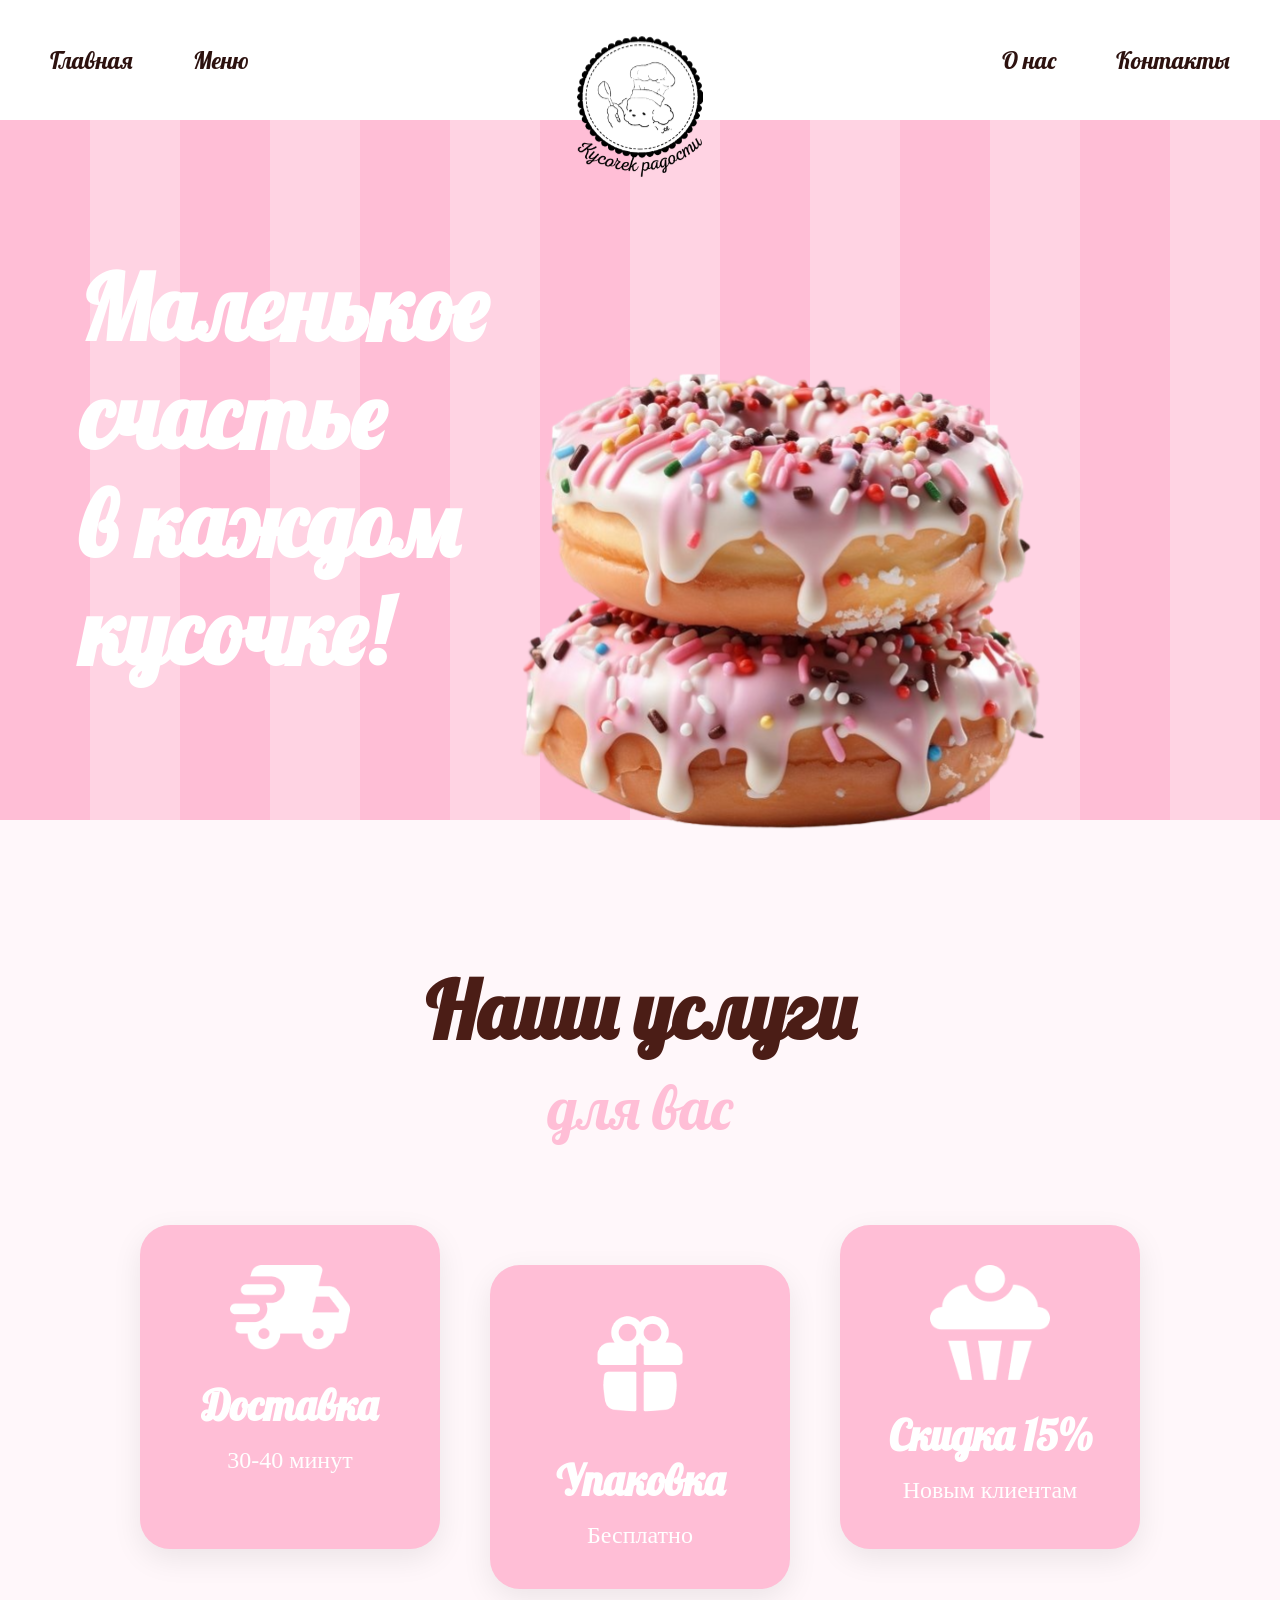
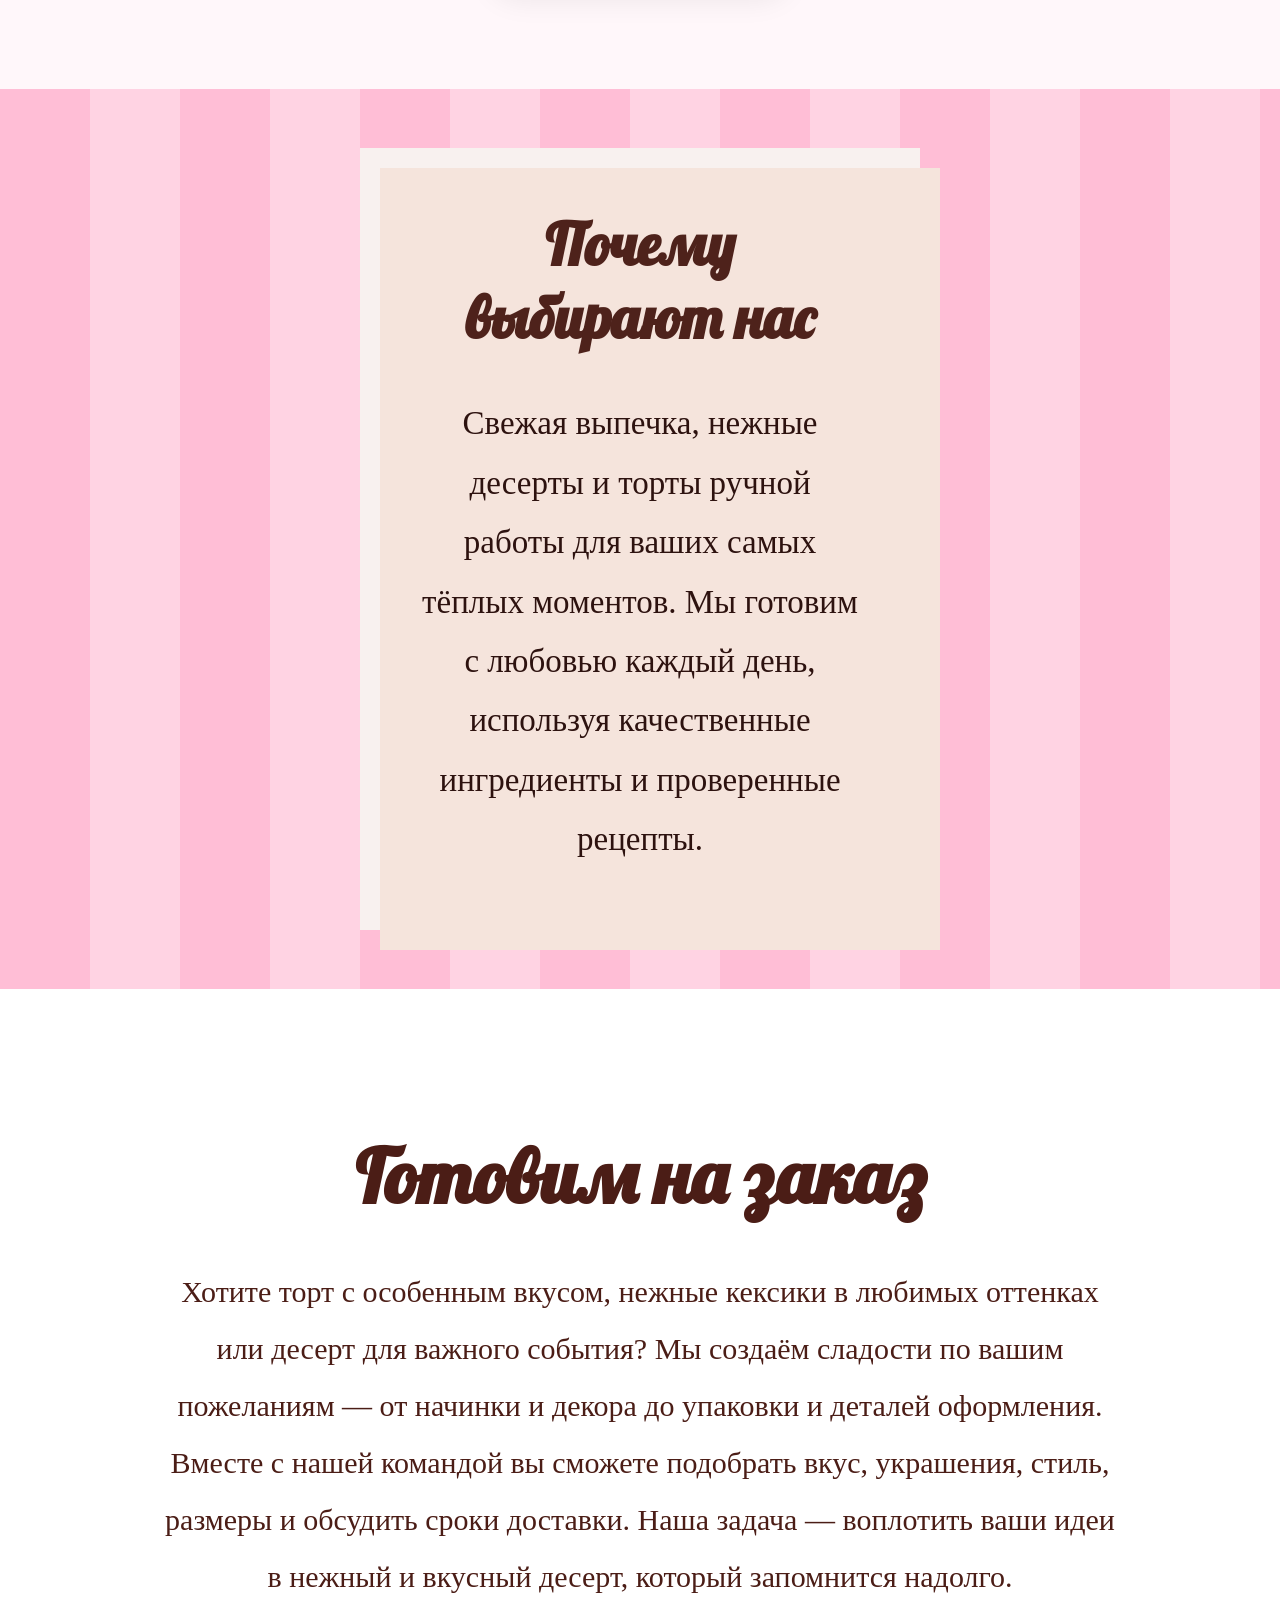
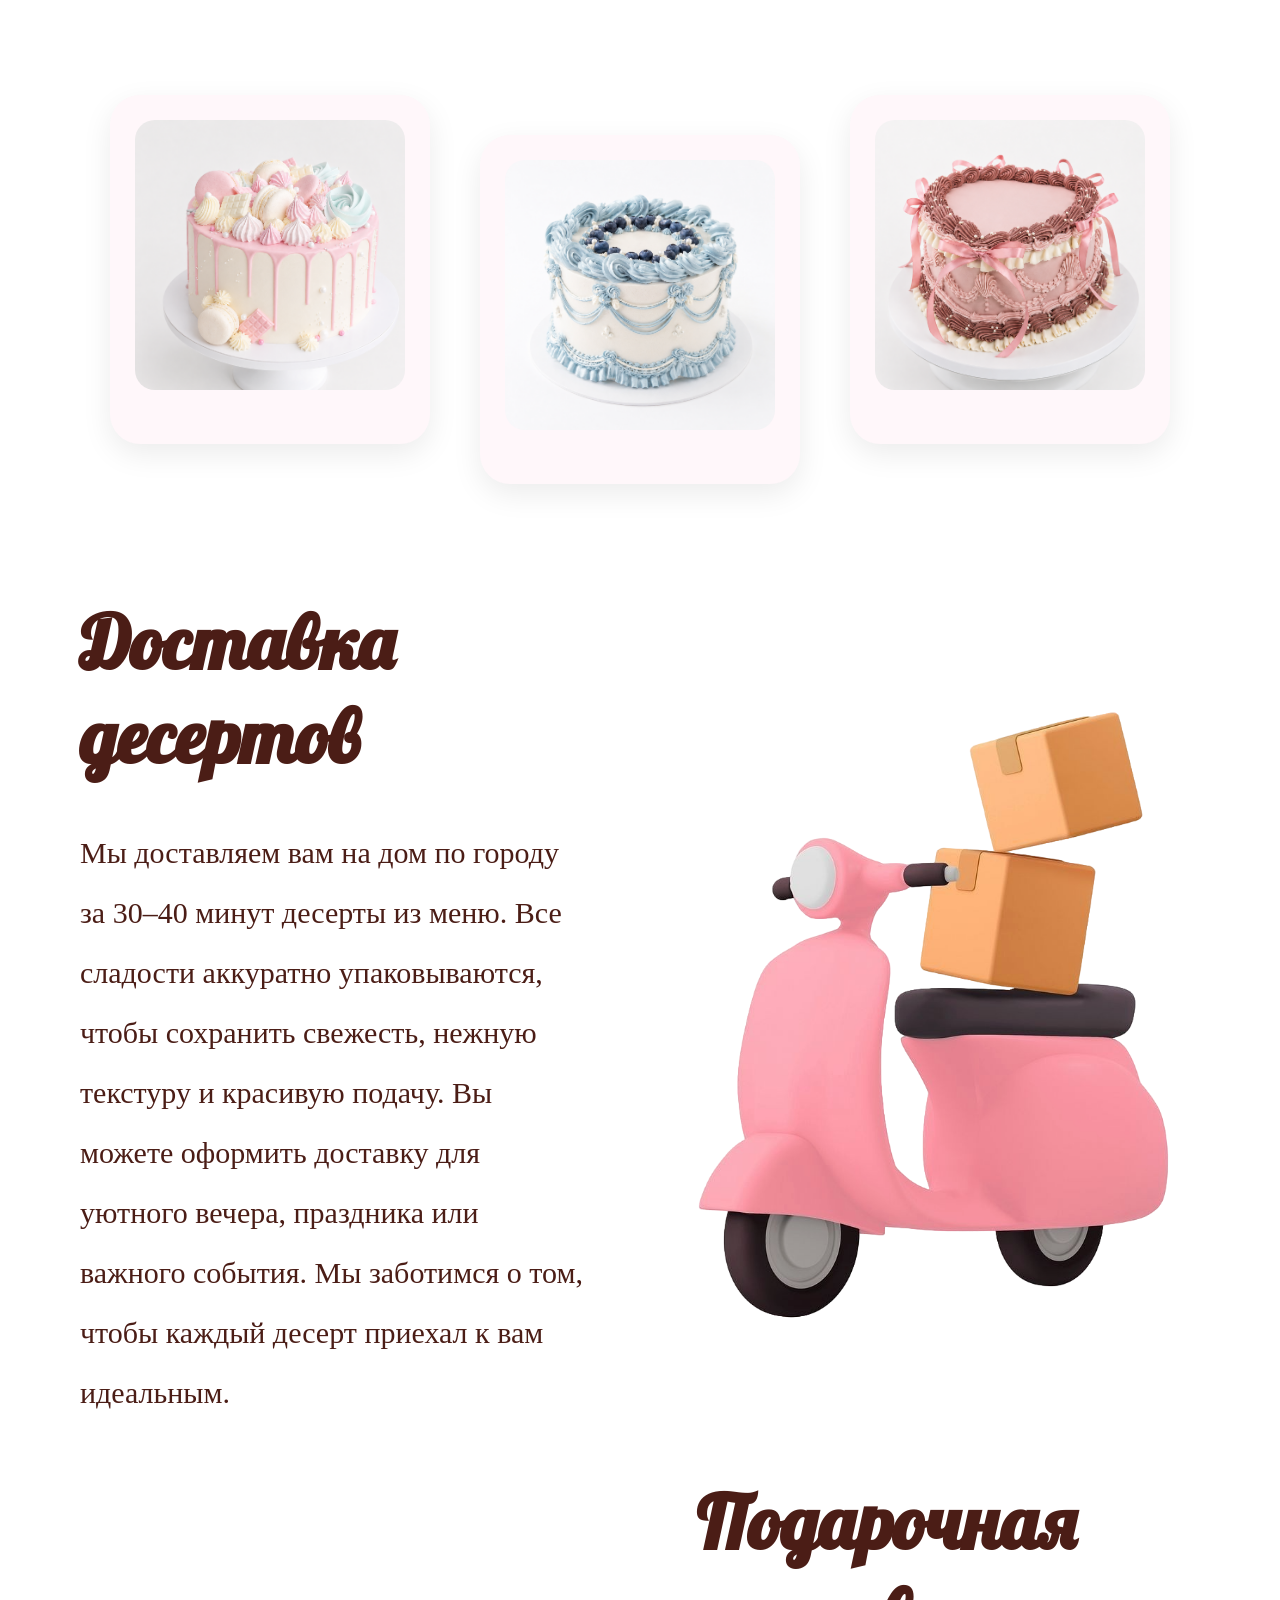
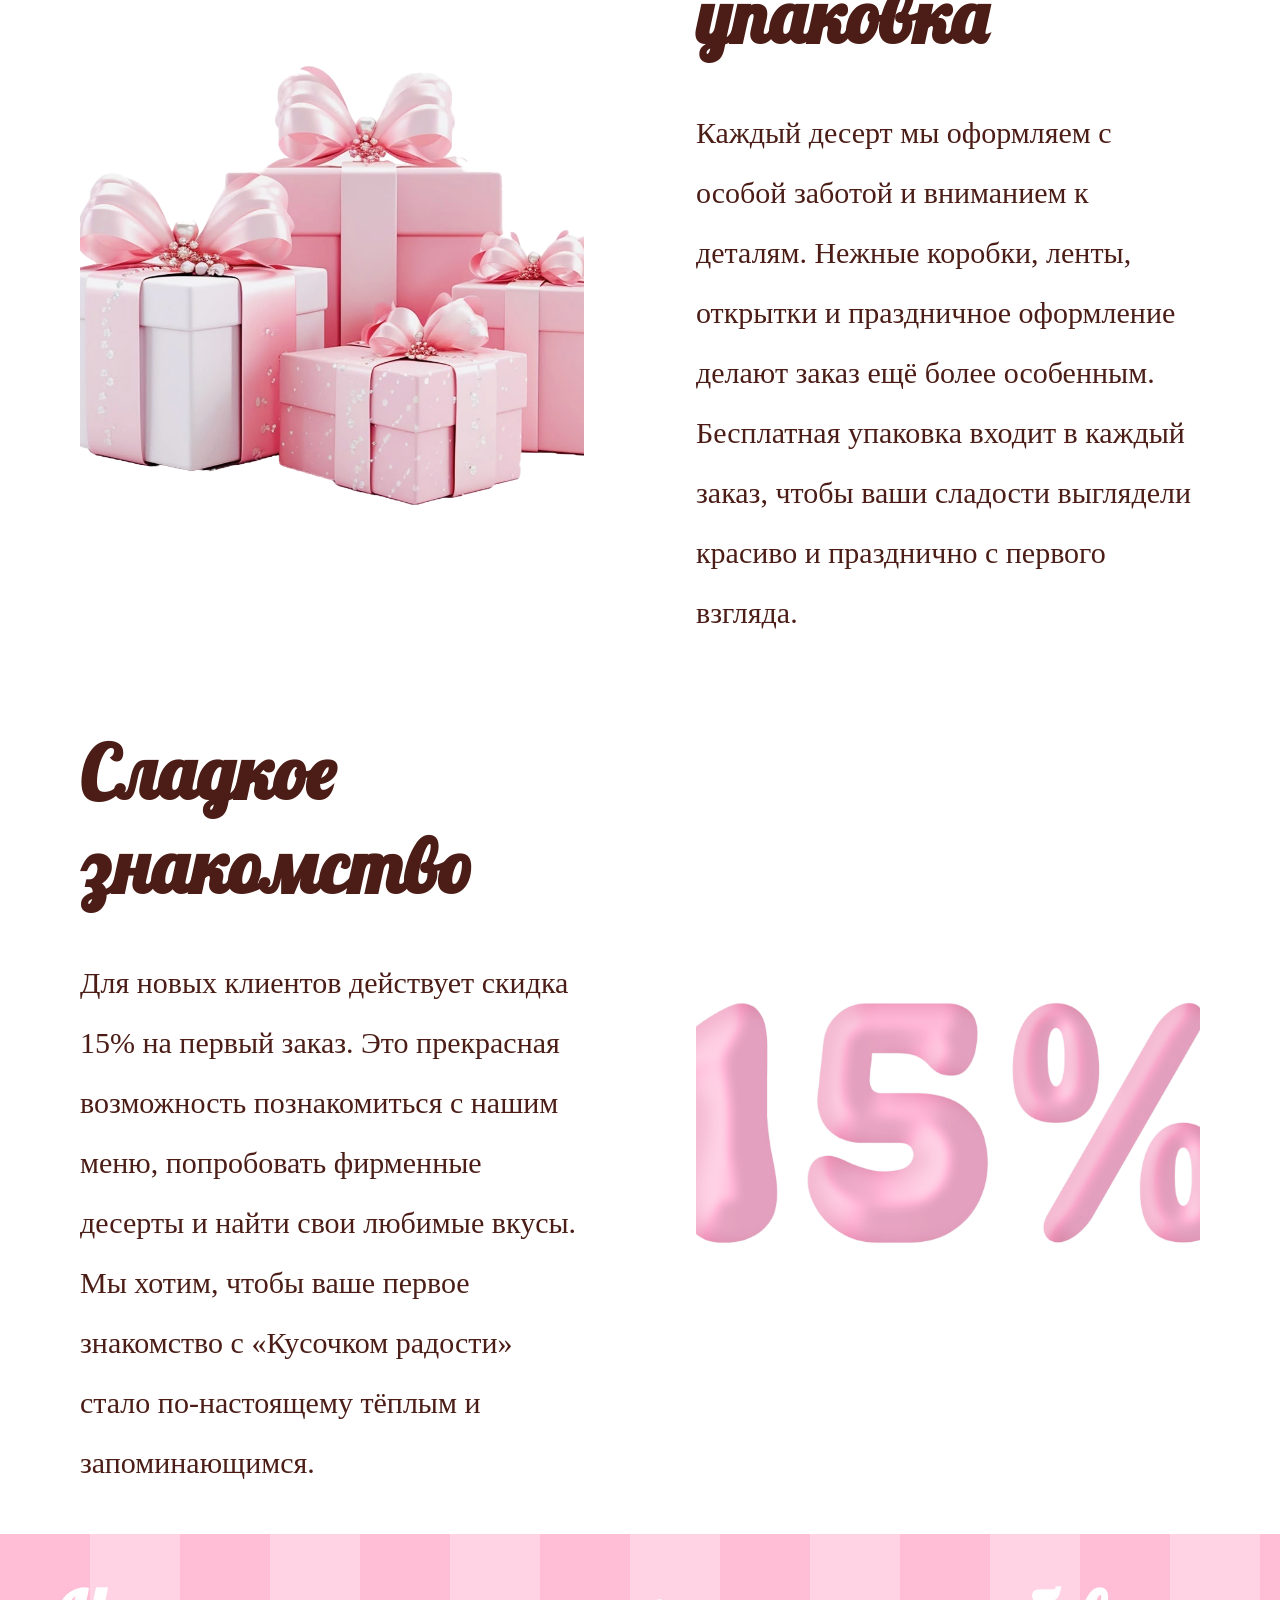
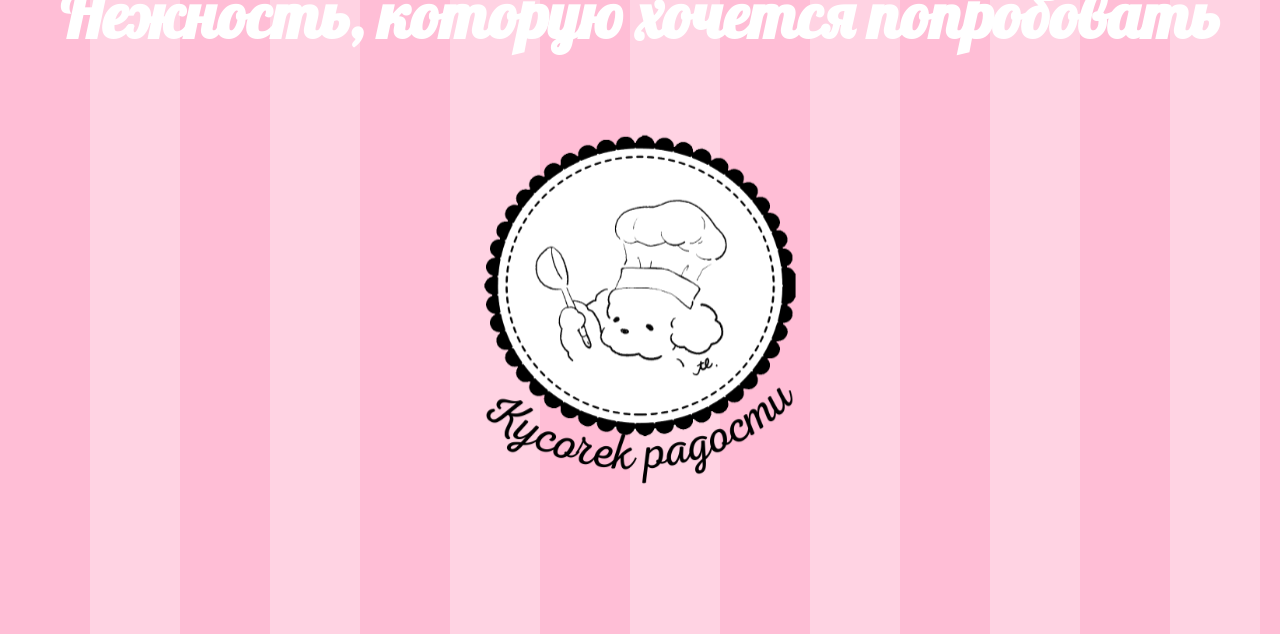
<file: index.html>
<!DOCTYPE html>
<html lang="ru">
<head>
  <meta charset="UTF-8" />
  <meta name="viewport" content="width=device-width, initial-scale=1.0"/>

  <title>Кусочек радости</title>

  <link rel="stylesheet" href="style.css">
</head>

<body>

  <!-- шапка навигация -->

  <header>

    <div class="logo">
      <img src="img/лого.svg" alt="">
    </div>

    <nav class="nav">

      <div class="nav-left">
        <a href="index.html">Главная</a>
        <a href="menu.html">Меню</a>
      </div>

      <div class="nav-right">
        <a href="about.html">О нас</a>
        <a href="contacts.html">Контакты</a>
        
      </div>

    </nav>

  </header>

  <!-- HERO -->

  <section class="hero">

    <div class="hero-content">

      <h1>
        Маленькое счастье <br> в каждом кусочке!
      </h1>

      <div class="donut-image">
        <img src="img/пончик.svg" alt="">
      </div>

    </div>

  </section>



<section class="services">

  <div class="services-title">

    <h2>Наши услуги</h2>

    <span>для вас</span>

  </div>

  <!-- карточки -->

  <div class="services-icons">

    <a href="#delivery" class="service-card">

      <img src="img/delivery.png" alt="">

      <h3>Доставка</h3>

      <p>30-40 минут</p>

    </a>

    <a href="#packaging" class="service-card middle-card">

      <img src="img/present card.png" alt="">

      <h3>Упаковка</h3>

      <p>Бесплатно</p>

    </a>

    <a href="#discount" class="service-card">

      <img src="img/puncake1.png" alt="">

      <h3>Скидка 15%</h3>

      <p>Новым клиентам</p>

    </a>

  </div>

</section>
  <!-- инфо -->

  <section class="about">

    <div class="about-box">

      <h2>Почему выбирают нас</h2>

      <p>
        Свежая выпечка, нежные десерты
        и торты ручной работы для
        ваших самых тёплых моментов.
        Мы готовим с любовью каждый
        день, используя качественные
        ингредиенты и проверенные
        рецепты.
      </p>

    </div>

  </section>

  <!-- закзаные торты -->

<section class="custom-desserts">

  <div class="custom-top">

    <h2>Готовим на заказ</h2>

    <p>
      Хотите торт с особенным вкусом,
      нежные кексики в любимых оттенках
      или десерт для важного события?

      Мы создаём сладости по вашим пожеланиям —
      от начинки и декора до упаковки
      и деталей оформления.

      Вместе с нашей командой вы сможете
      подобрать вкус, украшения, стиль,
      размеры и обсудить сроки доставки.

      Наша задача — воплотить ваши идеи
      в нежный и вкусный десерт,
      который запомнится надолго.
    </p>

  </div>

  <!-- примеры на заказ -->

  <div class="custom-cakes">

    <div class="cake-example">

      <img src="img/торт 1.png" alt="">

      

      

    </div>

    <div class="cake-example middle">

      <img src="img/торт 2.png" alt="">

      
      

    </div>

    <div class="cake-example">

      <img src="img/торт 3.png" alt="">

      

      

    </div>

  </div>

</section>

<!-- доставка -->

<section class="info-section" id="delivery">

  <div class="info-text">

    <h2>Доставка десертов</h2>

    <p>
      Мы доставляем вам на дом
      по городу за 30–40 минут
      десерты из меню.

      Все сладости аккуратно упаковываются,
      чтобы сохранить свежесть,
      нежную текстуру и красивую подачу.

      Вы можете оформить доставку
      для уютного вечера,
      праздника или важного события.

      Мы заботимся о том,
      чтобы каждый десерт приехал
      к вам идеальным.
    </p>

  </div>

  <div class="info-image">
    <img src="img/доставка.png" alt="">
  </div>

</section>

<!-- PACKAGING -->

<section class="info-section reverse-section" id="packaging">

  <div class="info-text">

    <h2>Подарочная упаковка</h2>

    <p>
      Каждый десерт мы оформляем
      с особой заботой и вниманием к деталям.

      Нежные коробки, ленты,
      открытки и праздничное оформление
      делают заказ ещё более особенным.

      Бесплатная упаковка входит
      в каждый заказ,
      чтобы ваши сладости выглядели
      красиво и празднично
      с первого взгляда.
    </p>

  </div>

  <div class="info-image">
    <img src="img/упаковка.png" alt="">
  </div>

</section>

<!-- скидка -->

<section class="info-section" id="discount">
  

  <div class="info-text">

    <h2>Сладкое знакомство</h2>

    <p>
      Для новых клиентов
      действует скидка 15%
      на первый заказ.

      Это прекрасная возможность
      познакомиться с нашим меню,
      попробовать фирменные десерты
      и найти свои любимые вкусы.

      Мы хотим,
      чтобы ваше первое знакомство
      с «Кусочком радости»
      стало по-настоящему тёплым
      и запоминающимся.
    </p>

  </div>

  <div class="info-image">
    <img src="img/скидка.png" alt="">
  </div>

</section>


  <!-- подавал -->
<section class="footer-text">

  <h2>
    Нежность, которую хочется попробовать
  </h2>

  <div class="footer-img">
    <img src="img/лого.svg" alt="">
  </div>

</section>
</body>
</html>
</file>
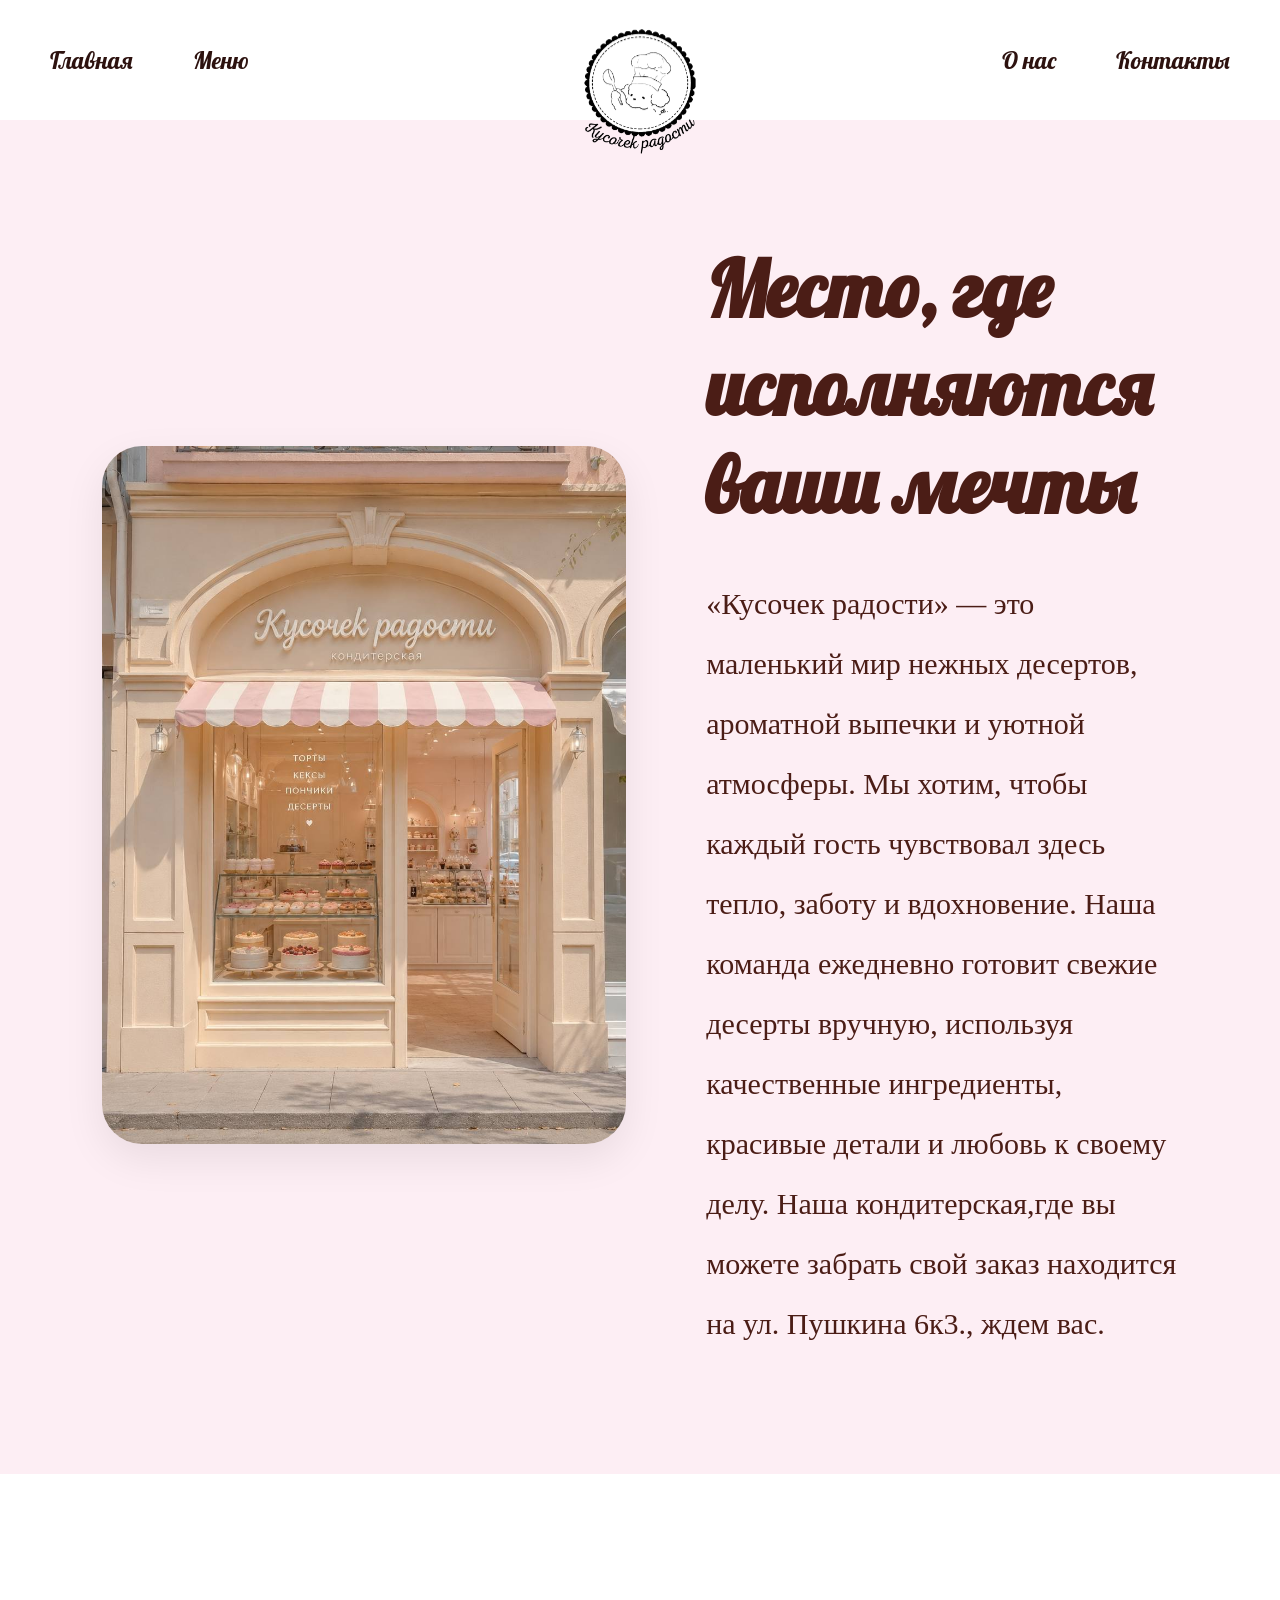
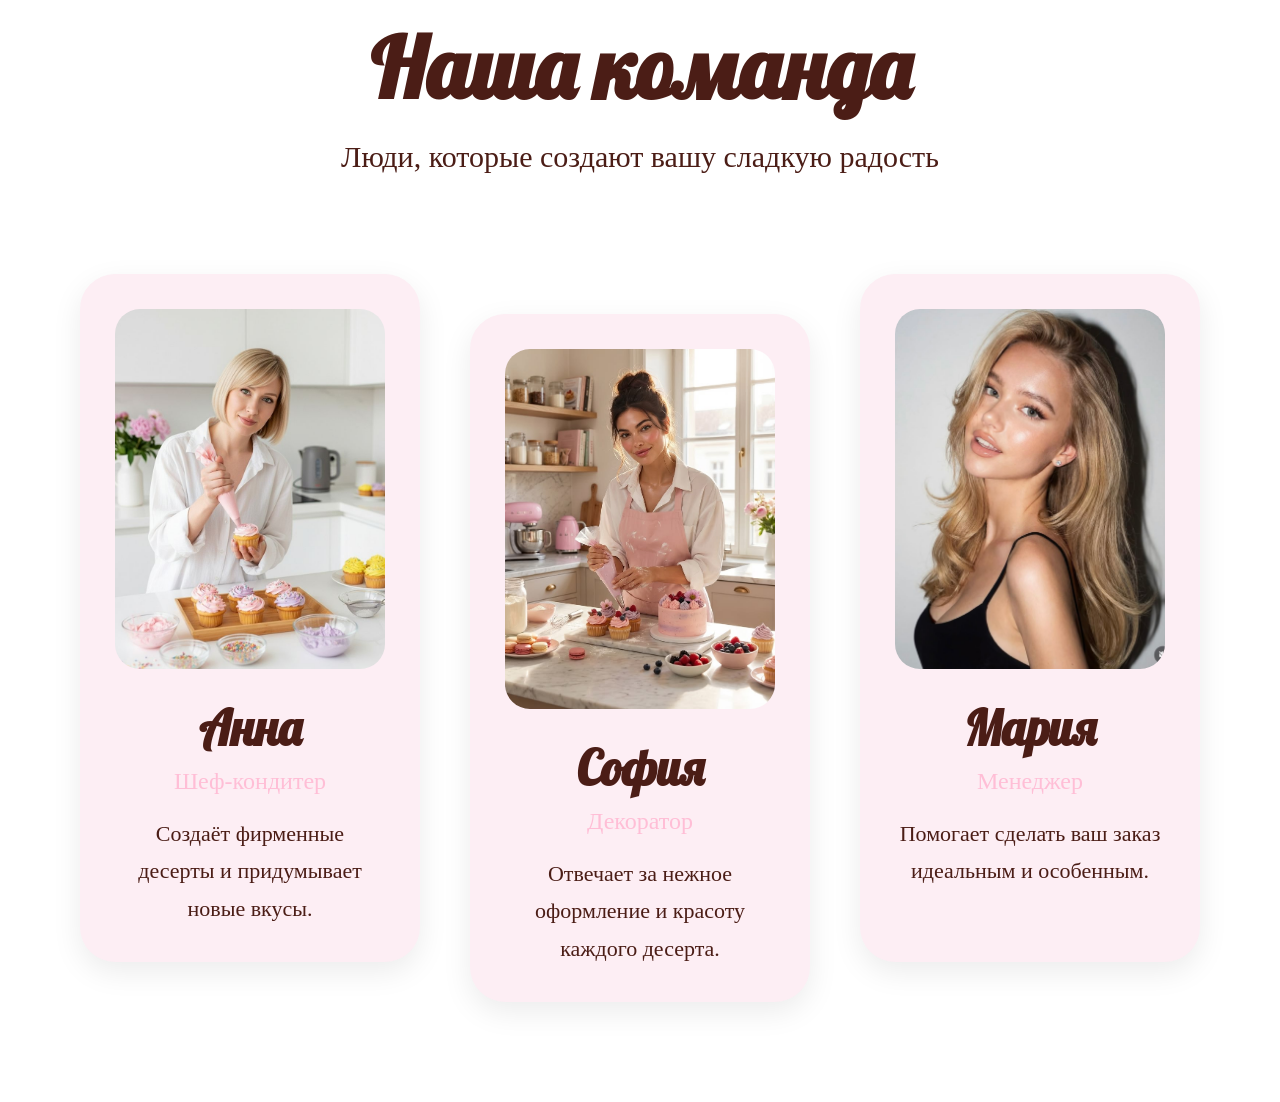
<file: about.html>
<!DOCTYPE html>
<html lang="ru">
<head>
  <meta charset="UTF-8">
  <meta name="viewport" content="width=device-width, initial-scale=1.0">

  <title>О нас | Кусочек радости</title>

  <link rel="stylesheet" href="about.css">
</head>

<body>

    <!-- шапка навигация -->

  <header>

    <div class="logo">
      <img src="img/лого.svg" alt="">
    </div>

    <nav class="nav">

      <div class="nav-left">
        <a href="index.html">Главная</a>
        <a href="menu.html">Меню</a>
      </div>

      <div class="nav-right">
        <a href="about.html">О нас</a>
        <a href="contacts.html">Контакты</a>
        
      </div>

    </nav>

  </header>



  <section class="about-cafe">

    <div class="cafe-image">
      <img src="img about/photo_5231029442660997701_y.jpg" alt="">
    </div>

    <div class="cafe-text">

      <h2>Место, где исполняются ваши мечты</h2>

      <p>
        «Кусочек радости» —
        это маленький мир нежных десертов,
        ароматной выпечки и уютной атмосферы.

        Мы хотим,
        чтобы каждый гость чувствовал здесь
        тепло, заботу и вдохновение.

        Наша команда ежедневно готовит
        свежие десерты вручную,
        используя качественные ингредиенты,
        красивые детали и любовь к своему делу.

        Наша кондитерская,где вы можете забрать свой заказ
        находится на ул. Пушкина 6к3., ждем вас.


      </p>

    </div>

  </section>

  <!-- наша команда -->

  <section class="team-section">

    <div class="team-title">

      <h2>Наша команда</h2>

      <p>
        Люди, которые создают
        вашу сладкую радость
      </p>

    </div>

    <div class="team-cards">

    

      <div class="team-card">

        <img src="img about/кондитер 2.jpg" alt="">

        <h3>Анна</h3>

        <span>Шеф-кондитер</span>

        <p>
          Создаёт фирменные десерты
          и придумывает новые вкусы.
        </p>

      </div>



      <div class="team-card middle-card">

        <img src="img about/кондитер.jpg" alt="">

        <h3>София</h3>

        <span>Декоратор</span>

        <p>
          Отвечает за нежное оформление
          и красоту каждого десерта.
        </p>

      </div>

     

      <div class="team-card">

        <img src="img about/менеджер.jpg" alt="">

        <h3>Мария</h3>

        <span>Менеджер</span>

        <p>
          Помогает сделать ваш заказ
          идеальным и особенным.
        </p>

      </div>

    </div>

  </section>

</body>

</html>
</file>
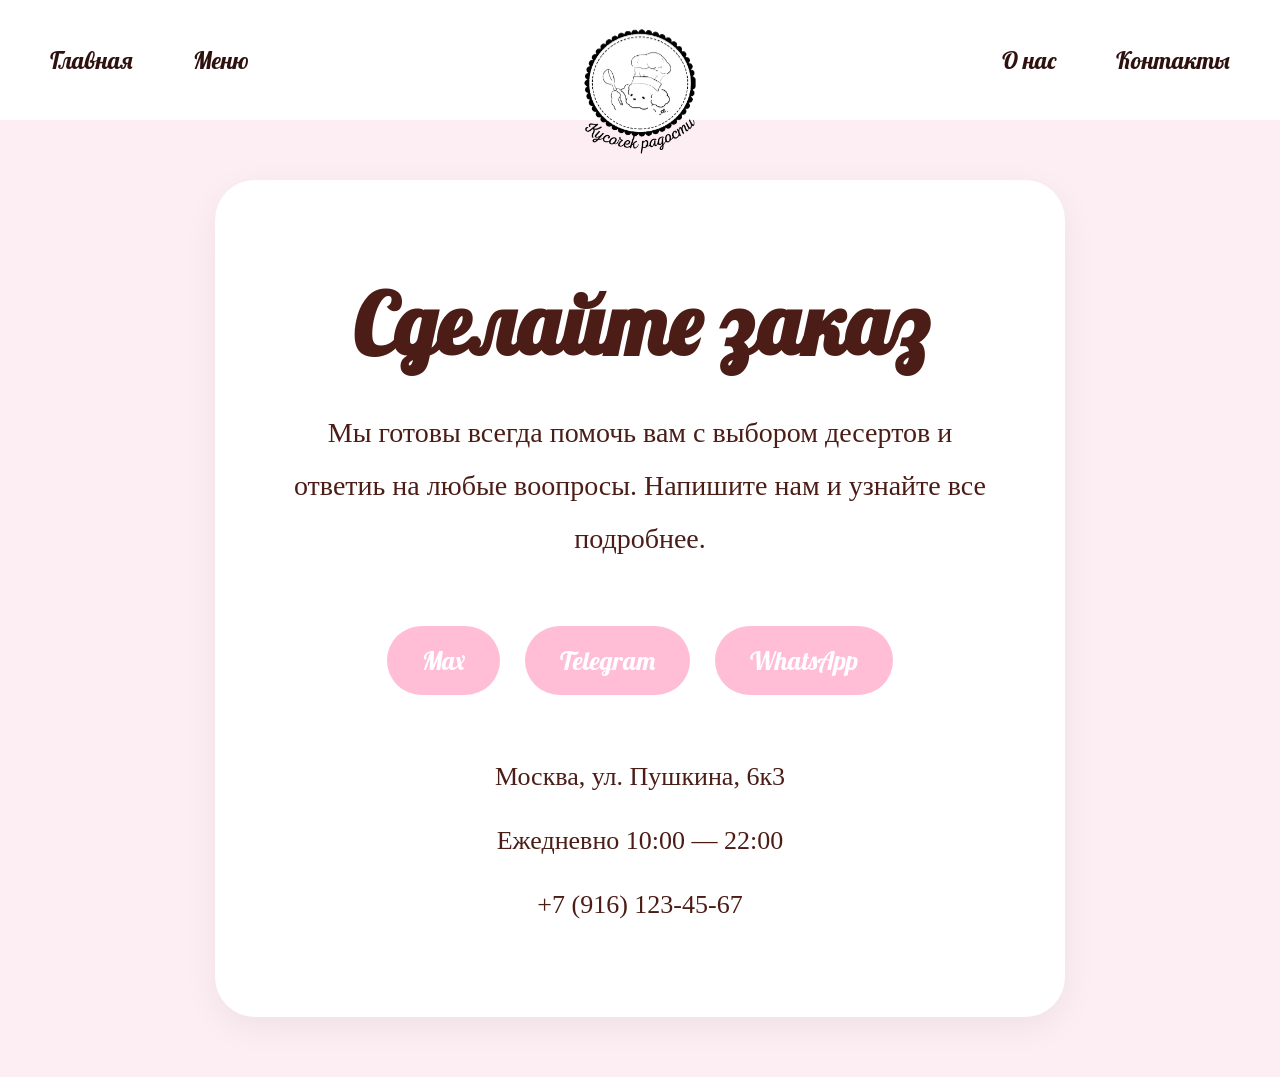
<file: contacts.html>
<!DOCTYPE html>
<html lang="ru">
<head>
  <meta charset="UTF-8">
  <meta name="viewport" content="width=device-width, initial-scale=1.0">

  <title>Контакты | Кусочек радости</title>

  <link rel="stylesheet" href="cont.css">
</head>

<body>

    <!-- шапка навигация -->

  <header>

    <div class="logo">
      <img src="img/лого.svg" alt="">
    </div>

    <nav class="nav">

      <div class="nav-left">
        <a href="index.html">Главная</a>
        <a href="menu.html">Меню</a>
      </div>

      <div class="nav-right">
        <a href="about.html">О нас</a>
        <a href="contacts.html">Контакты</a>
        
      </div>

    </nav>

  </header>

  <section class="contacts">

    <div class="contacts-box">

      <h1>Сделайте заказ</h1>

      <p class="contacts-text">
        Мы готовы всегда помочь вам с выбором
        десертов и ответиь на любые воопросы. 
        Напишите нам и узнайте все подробнее.
      </p>

      <!-- SOCIALS -->

      <div class="socials">

        <a href="#">
          Max
        </a>

        <a href="#">
          Telegram
        </a>

        <a href="#">
          WhatsApp
        </a>

      </div>

      <!-- INFO -->

      <div class="contact-info">

        <p>
           Москва, ул. Пушкина, 6к3
        </p>

        <p>
           Ежедневно 10:00 — 22:00
        </p>

        <p>
           +7 (916) 123-45-67
        </p>

      </div>

    </div>

  </section>

</body>

</html>
</file>
<file: style.css>
@import url('https://fonts.googleapis.com/css2?family=Lobster&display=swap');

*{
  margin:0;
  padding:0;
  box-sizing:border-box;
}

body{
  background:#f8f1ef;
  font-family: Georgia, serif;
  overflow-x:hidden;
}

/* HEADER  */

header{
  width:100%;
  height:120px;
  background:#fff;
  display:flex;
  justify-content:center;
  align-items:center;
  position:relative;
}

.nav{
  width:100%;
  max-width:1400px;
  display:flex;
  justify-content:space-between;
  align-items:center;
  padding:0 50px;
}

.nav-left,
.nav-right{
  display:flex;
  gap:60px;
}

.nav a{
  text-decoration:none;
  color:#2d120f;
  font-size:24px;
  font-family:'Lobster', cursive;
  transition:0.3s;
}

.nav a:hover{
  color:#d98aac;
}

.logo{
  position:absolute;
  left:50%;
  transform:translateX(-50%);
  top:20px;
  z-index:100;
}

.logo img{
  width:160px;
}

.logo img{
  width:170px;
  height:auto;
}

/* ---------------- HERO ---------------- */

.hero{
  width:100%;
  height:700px;
  background:
  repeating-linear-gradient(
    90deg,
    #ffbed6 0px,
    #ffbed6 90px,
    #ffd3e3 90px,
    #ffd3e3 180px
  );

  position:relative;
  overflow:visible;
}

.hero-content{
  max-width:1400px;
  margin:0 auto;
  height:100%;
  display:flex;
  align-items:center;
  justify-content:space-between;
  padding:0 80px;
}

.hero h1{
  font-family:'Lobster', cursive;
  font-size:90px;
  color:#fff;
  line-height:1.2;
  max-width:650px;
}

.donut-image{
  position:absolute;
  right:180px;
  bottom:-120px;
  z-index:5;
}

.donut-image img{
  width:650px;
}

/* Блок  */

.services{
  padding:90px 20px 120px;
  background:#f8f1ef;
  text-align:center;
}

.services h2{
  font-family:'Lobster', cursive;
  font-size:64px;
  color:#4e221b;
  margin-bottom:10px;
}

.services span{
  display:block;
  font-size:64px;   
  color:#f0a7c3;
  margin-top:10px;
}

.cards{
  margin-top:70px;
  display:flex;
  justify-content:center;
  gap:80px;
  flex-wrap:wrap;
}

.card{
  width:320px;
  height:370px;
  background:#fff;
  border:5px solid #f0b4cb;
  display:flex;
  flex-direction:column;
  justify-content:center;
  align-items:center;
  transition:0.4s;
}

.card:hover{
  transform:translateY(-10px);
}

.card.pink{
  background:#efb7cf;
  color:#fff;
}

.icon-circle{
  width:170px;
  height:170px;
  border-radius:50%;
  background:#f4b9d0;
  display:flex;
  justify-content:center;
  align-items:center;
  margin-bottom:30px;
}

.card.pink .icon-circle{
  background:#fff;
}

.icon-circle img{
  width:90px;
}

.card h3{
  font-family:'Lobster', cursive;
  font-size:55px;
  color:#f0a7c3;
  margin-bottom:10px;
}

.card.pink h3{
  color:#fff;
}

.card p{
  font-size:32px;
  color:#2d120f;
}

.card.pink p{
  color:#fff;
}

/* Блок 2 */

.about{
  width:100%;
  height:900px;
  background:
  repeating-linear-gradient(
    90deg,
    #ffbed6 0px,
    #ffbed6 90px,
    #ffd3e3 90px,
    #ffd3e3 180px
  );
  display:flex;
  justify-content:center;
  align-items:center;
  position:relative;
}

.about-box{
  width:560px;
  background:#f8f1ef;
  padding:60px;
  position:relative;
  z-index:2;
}

.about-box::after{
  content:'';
  position:absolute;
  width:100%;
  height:100%;
  background:#f5e4dc;
  top:20px;
  left:20px;
  z-index:-1;
}

.about-box h2{
  font-family:'Lobster', cursive;
  font-size:58px;
  color:#4e221b;
  margin-bottom:40px;
  text-align:center;
}

.about-box p{
  font-size:33px;
  line-height:1.8;
  color:#2d120f;
  text-align:center;
}

/* Подвал */
.footer-text{
  width:100%;
  height:700px;

  background:
  repeating-linear-gradient(
    90deg,
    #ffbed6 0px,
    #ffbed6 90px,
    #ffd3e3 90px,
    #ffd3e3 180px
  );

  position:relative;

  display:flex;
  flex-direction:column;

  align-items:center;
  justify-content:flex-start;

  overflow:hidden;

  padding-top:40px;
}

.footer-text h2{
  font-family:'Lobster', cursive;
  color:#ffffff;
  font-size:65px;

  text-align:center;

  margin-bottom:40px;
}

.footer-img{
  display:flex;
  justify-content:center;
  align-items:center;

  width:100%;
}

.footer-img img{
  width:420px;
  max-width:100%;

  object-fit:contain;
}

/* заказики */

.custom-desserts{
  width:100%;
  padding:140px 60px;
  background:#fff;
  text-align:center;
}

.custom-top{
  max-width:950px;
  margin:0 auto 90px;
}

.custom-top h2{
  font-family:'Lobster', cursive;
  font-size:75px;
  color:#4b1d16;
  margin-bottom:40px;
}

.custom-top p{
  font-size:30px;
  line-height:1.9;
  color:#4b1d16;
}

.custom-cakes{
  display:flex;
  justify-content:center;
  gap:50px;
  flex-wrap:wrap;
}

.cake-example{
  width:320px;
  background:#fff7fa;
  border-radius:30px;
  padding:25px;
  box-shadow:0 10px 30px rgba(0,0,0,0.08);

  transition:0.4s;
}

.cake-example:hover{
  transform:translateY(-10px);
}

.middle{
  transform:translateY(40px);
}

.middle:hover{
  transform:translateY(20px);
}

.cake-example img{
  width:100%;
  border-radius:20px;
  margin-bottom:25px;
}

.cake-example h3{
  font-family:'Lobster', cursive;
  color:#4b1d16;
  font-size:38px;
  margin-bottom:20px;
}

.cake-example button{
  border:none;
  background:#FFBED6;
  color:white;
  padding:14px 35px;
  border-radius:40px;
  cursor:pointer;

  font-family:'Lobster', cursive;
  font-size:24px;

  transition:0.3s;
}

.cake-example button:hover{
  background:#f69abb;
}



.services{
  width:100%;
  padding:140px 40px;
  background:#fff7fa;
  text-align:center;
}

.services-title h2{
  font-family:'Lobster', cursive;
  font-size:80px;
  color:#4b1d16;
}

.services-title span{
  font-family:'Lobster', cursive;
  font-size:60px;
  color:#FFBED6;
}

.services-icons{
  margin-top:80px;

  display:flex;
  justify-content:center;
  gap:50px;
  flex-wrap:wrap;
}

.service-card{
  width:300px;

  background:#FFBED6;

  border-radius:30px;

  padding:40px 25px;

  text-decoration:none;

  box-shadow:0 10px 30px rgba(0,0,0,0.08);

  transition:0.4s;
}

.service-card:hover{
  transform:translateY(-10px);
}

.middle-card{
  transform:translateY(40px);
}

.middle-card:hover{
  transform:translateY(20px);
}

.service-card img{
  width:120px;
  margin-bottom:25px;
}

.service-card h3{
  font-family:'Lobster', cursive;
  color:white;
  font-size:42px;
  margin-bottom:15px;
}

.service-card p{
  color:white;
  font-size:24px;
}


.pink-card{
  background:#FFBED6;
}

.pink-card h3,
.pink-card p{
  color:white;
}

.white-card{
  background:white;
}

.white-card h3{
  color:#FFBED6;
}

.white-card p{
  color:#4b1d16;
}
/* доп. инфа */

.info-section{
  width:100%;
  min-height:850px;

  display:flex;
  align-items:center;
  justify-content:space-between;

  background:white;

  padding:0 80px;

  overflow:hidden;
}

.reverse-section{
  flex-direction:row-reverse;
}

.info-text{
  width:45%;
}

.info-text h2{
  font-family:'Lobster', cursive;
  font-size:75px;
  color:#4b1d16;

  margin-bottom:40px;
}

.info-text p{
  font-size:30px;
  line-height:2;
  color:#4b1d16;
}

.info-image{
  width:45%;
  height:700px;
}

.info-image img{
  width:100%;
  height:100%;
  object-fit:cover;

  border-radius:40px;
}

/* ---------------- SMOOTH SCROLL ---------------- */

html{
  scroll-behavior:smooth;
}
</file>
<file: about.css>
@import url('https://fonts.googleapis.com/css2?family=Lobster&display=swap');

*{
  margin:0;
  padding:0;
  box-sizing:border-box;
}

body{
  background:#fdeef4;
  overflow-x:hidden;
  font-family:Georgia, serif;
}

/* шапка */

header{
  width:100%;
  height:120px;
  background:white;

  position:relative;

  display:flex;
  justify-content:center;
  align-items:center;
}

.logo{
  position:absolute;
  left:50%;
  transform:translateX(-50%);
  top:15px;
  z-index:100;
}

.logo img{
  width:150px;
}

.nav{
  width:100%;
  max-width:1400px;

  display:flex;
  justify-content:space-between;
  align-items:center;

  padding:0 50px;
}

.nav-left,
.nav-right{
  display:flex;
  gap:60px;
}

.nav a{
  text-decoration:none;
  color:#2d120f;

  font-size:24px;
  font-family:'Lobster', cursive;

  transition:0.3s;
}

.nav a:hover{
  color:#d98aac;
}




/* инф */

.about-cafe{
  width:100%;

  min-height:950px;

  display:flex;
  align-items:center;
  justify-content:space-between;

  padding:120px 8%;

  gap:80px;

  background:#fdeef4;
}

.cafe-image{
  width:50%;
}

.cafe-image img{
  width:100%;

  border-radius:40px;

  object-fit:cover;

  box-shadow:0 15px 40px rgba(0,0,0,0.08);
}

.cafe-text{
  width:45%;
}

.cafe-text h2{
  font-family:'Lobster', cursive;

  font-size:78px;

  color:#4b1d16;

  margin-bottom:40px;
}

.cafe-text p{
  font-size:30px;

  line-height:2;

  color:#4b1d16;
}

/* наша команда */

.team-section{
  width:100%;

  padding:140px 50px;

  background:white;

  text-align:center;
}

.team-title h2{
  font-family:'Lobster', cursive;

  font-size:85px;

  color:#4b1d16;

  margin-bottom:20px;
}

.team-title p{
  font-size:30px;

  color:#4b1d16;

  margin-bottom:100px;
}

.team-cards{
  display:flex;
  justify-content:center;
  gap:50px;

  flex-wrap:wrap;
}

.team-card{
  width:340px;

  background:#fdeef4;

  border-radius:35px;

  padding:35px;

  box-shadow:0 10px 30px rgba(0,0,0,0.08);

  transition:0.4s;
}

.team-card:hover{
  transform:translateY(-10px);
}

.middle-card{
  transform:translateY(40px);
}

.middle-card:hover{
  transform:translateY(20px);
}

.team-card img{
  width:100%;
  height:360px;

  object-fit:cover;

  border-radius:25px;

  margin-bottom:25px;
}

.team-card h3{
  font-family:'Lobster', cursive;

  font-size:48px;

  color:#4b1d16;

  margin-bottom:10px;
}

.team-card span{
  display:block;

  color:#FFBED6;

  font-size:24px;

  margin-bottom:20px;
}

.team-card p{
  font-size:22px;

  line-height:1.7;

  color:#4b1d16;
}

/* ---------------- RESPONSIVE ---------------- */

@media(max-width:1100px){

  .about-cafe{
    flex-direction:column;
    text-align:center;
  }

  .cafe-image,
  .cafe-text{
    width:100%;
  }

  .cafe-text h2{
    font-size:60px;
  }

  .cafe-text p{
    font-size:24px;
  }
}

@media(max-width:768px){

  header{
    height:auto;
    padding:30px 0;
  }

  .nav{
    flex-direction:column;
    gap:20px;
  }

  .nav-left,
  .nav-right{
    gap:25px;
  }

  .about-hero h1{
    font-size:60px;
  }

  .about-hero p{
    font-size:24px;
  }

  .team-title h2{
    font-size:55px;
  }

  .team-title p{
    font-size:22px;
  }

  .team-card{
    width:100%;
    max-width:380px;
  }
}
</file>
<file: cont.css>
@import url('https://fonts.googleapis.com/css2?family=Lobster&display=swap');

*{
  margin:0;
  padding:0;
  box-sizing:border-box;
}

body{
  background:#fdeef4;
  overflow-x:hidden;
  font-family:Georgia, serif;
}

/* шапка */

header{
  width:100%;
  height:120px;
  background:white;

  position:relative;

  display:flex;
  justify-content:center;
  align-items:center;
}

.logo{
  position:absolute;
  left:50%;
  transform:translateX(-50%);
  top:15px;
  z-index:100;
}

.logo img{
  width:150px;
}

.nav{
  width:100%;
  max-width:1400px;

  display:flex;
  justify-content:space-between;
  align-items:center;

  padding:0 50px;
}

.nav-left,
.nav-right{
  display:flex;
  gap:60px;
}

.nav a{
  text-decoration:none;
  color:#2d120f;

  font-size:24px;
  font-family:'Lobster', cursive;

  transition:0.3s;
}

.nav a:hover{
  color:#ffb9d7;
}

.contacts{
  width:100%;
  min-height:calc(100vh - 120px);

  display:flex;
  justify-content:center;
  align-items:center;

  padding:60px 20px;
}

.contacts-box{
  width:100%;
  max-width:850px;

  background:white;

  border-radius:40px;

  padding:90px 70px;

  text-align:center;

  box-shadow:0 10px 35px rgba(0,0,0,0.06);
}

.contacts-box h1{
  font-family:'Lobster', cursive;

  font-size:85px;

  color:#4b1d16;

  margin-bottom:30px;
}

.contacts-text{
  font-size:28px;

  line-height:1.9;

  color:#4b1d16;

  margin-bottom:60px;
}

/* соц. сети */

.socials{
  display:flex;
  justify-content:center;
  gap:25px;

  flex-wrap:wrap;

  margin-bottom:60px;
}

.socials a{
  text-decoration:none;

  background:#FFBED6;

  color:white;

  padding:18px 35px;

  border-radius:50px;

  font-size:26px;

  font-family:'Lobster', cursive;

  transition:0.3s;
}

.socials a:hover{
  background:#fdc7dc;

  transform:translateY(-5px);
}

/* ---------------- INFO ---------------- */

.contact-info{
  display:flex;
  flex-direction:column;
  gap:20px;
}

.contact-info p{
  color:#4b1d16;

  font-size:26px;

  line-height:1.7;
}

/* ---------------- RESPONSIVE ---------------- */

@media(max-width:768px){

  header{
    height:auto;
    padding:30px 0;
  }

  .nav{
    flex-direction:column;
    gap:20px;
  }

  .nav-left,
  .nav-right{
    gap:25px;
  }

  .contacts-box{
    padding:60px 30px;
  }

  .contacts-box h1{
    font-size:55px;
  }

  .contacts-text{
    font-size:22px;
  }

  .socials a{
    width:100%;
  }

  .contact-info p{
    font-size:22px;
  }
}
</file>
